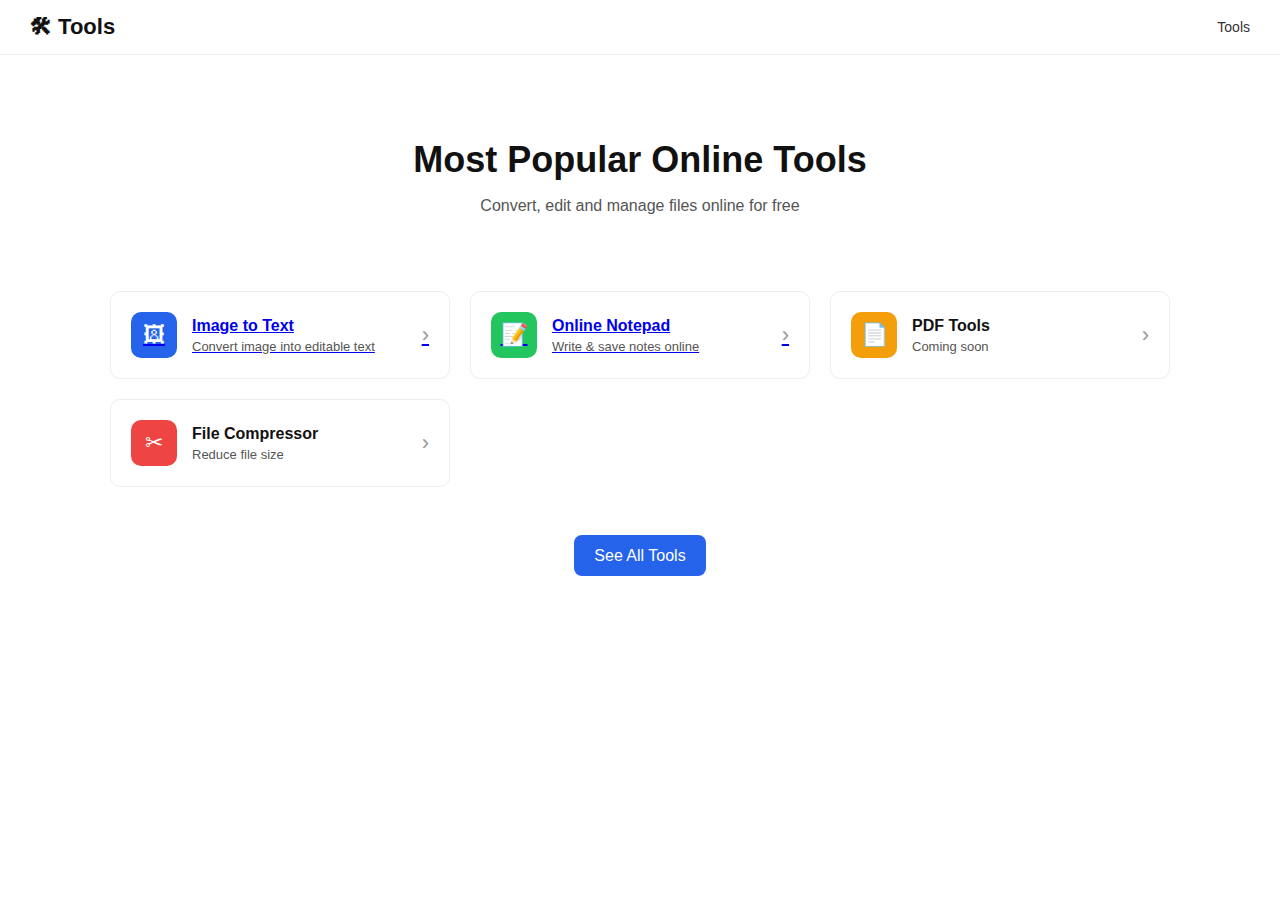
<file: index.html>
<!DOCTYPE html>
<html lang="en">
<head>
<meta charset="UTF-8">
<title>Free Online Tools</title>
<meta name="viewport" content="width=device-width, initial-scale=1.0">

<style>
*{
  box-sizing:border-box;
}
body{
  margin:0;
  font-family: Inter, Arial, sans-serif;
  background:#ffffff;
  color:#111;
}

/* HEADER */
header{
  display:flex;
  align-items:center;
  justify-content:space-between;
  padding:14px 30px;
  border-bottom:1px solid #eee;
}
.logo{
  font-size:22px;
  font-weight:700;
}
nav a{
  margin-left:20px;
  text-decoration:none;
  color:#333;
  font-size:14px;
}
.btn{
  background:#2563eb;
  color:#fff;
  padding:8px 14px;
  border-radius:6px;
}

/* HERO */
.hero{
  text-align:center;
  padding:60px 20px 30px;
}
.hero h1{
  font-size:36px;
  margin-bottom:10px;
}
.hero p{
  color:#555;
}

/* TOOLS GRID */
.tools{
  max-width:1100px;
  margin:0 auto;
  padding:30px 20px 60px;
  display:grid;
  grid-template-columns:repeat(auto-fit,minmax(280px,1fr));
  gap:20px;
}

.card{
  border:1px solid #eee;
  border-radius:10px;
  padding:20px;
  display:flex;
  align-items:center;
  justify-content:space-between;
  transition:0.2s;
}
.card:hover{
  box-shadow:0 6px 20px rgba(0,0,0,.08);
}
.card-left{
  display:flex;
  gap:15px;
  align-items:center;
}
.icon{
  width:46px;
  height:46px;
  border-radius:10px;
  display:flex;
  align-items:center;
  justify-content:center;
  font-size:22px;
  color:#fff;
}
.blue{background:#2563eb;}
.green{background:#22c55e;}
.orange{background:#f59e0b;}
.red{background:#ef4444;}

.card h3{
  margin:0;
  font-size:16px;
}
.card p{
  margin:4px 0 0;
  font-size:13px;
  color:#555;
}
.arrow{
  font-size:22px;
  color:#999;
}

/* BUTTON */
.center{
  text-align:center;
  margin-bottom:60px;
}
.center a{
  background:#2563eb;
  color:#fff;
  padding:12px 20px;
  border-radius:8px;
  text-decoration:none;
}
</style>
</head>

<body>

<header>
  <div class="logo">🛠 Tools</div>
  <nav>
    <a href="#">Tools</a>
  </nav>
</header>

<section class="hero">
  <h1>Most Popular Online Tools</h1>
  <p>Convert, edit and manage files online for free</p>
</section>

<section class="tools">

  <a class="card" href="image-to-text/">
    <div class="card-left">
      <div class="icon blue">🖼</div>
      <div>
        <h3>Image to Text</h3>
        <p>Convert image into editable text</p>
      </div>
    </div>
    <div class="arrow">›</div>
  </a>

  <a class="card" href="notepad/">
    <div class="card-left">
      <div class="icon green">📝</div>
      <div>
        <h3>Online Notepad</h3>
        <p>Write & save notes online</p>
      </div>
    </div>
    <div class="arrow">›</div>
  </a>

  <div class="card">
    <div class="card-left">
      <div class="icon orange">📄</div>
      <div>
        <h3>PDF Tools</h3>
        <p>Coming soon</p>
      </div>
    </div>
    <div class="arrow">›</div>
  </div>

  <div class="card">
    <div class="card-left">
      <div class="icon red">✂</div>
      <div>
        <h3>File Compressor</h3>
        <p>Reduce file size</p>
      </div>
    </div>
    <div class="arrow">›</div>
  </div>

</section>

<div class="center">
  <a href="#">See All Tools</a>
</div>

</body>
</html>
</file>
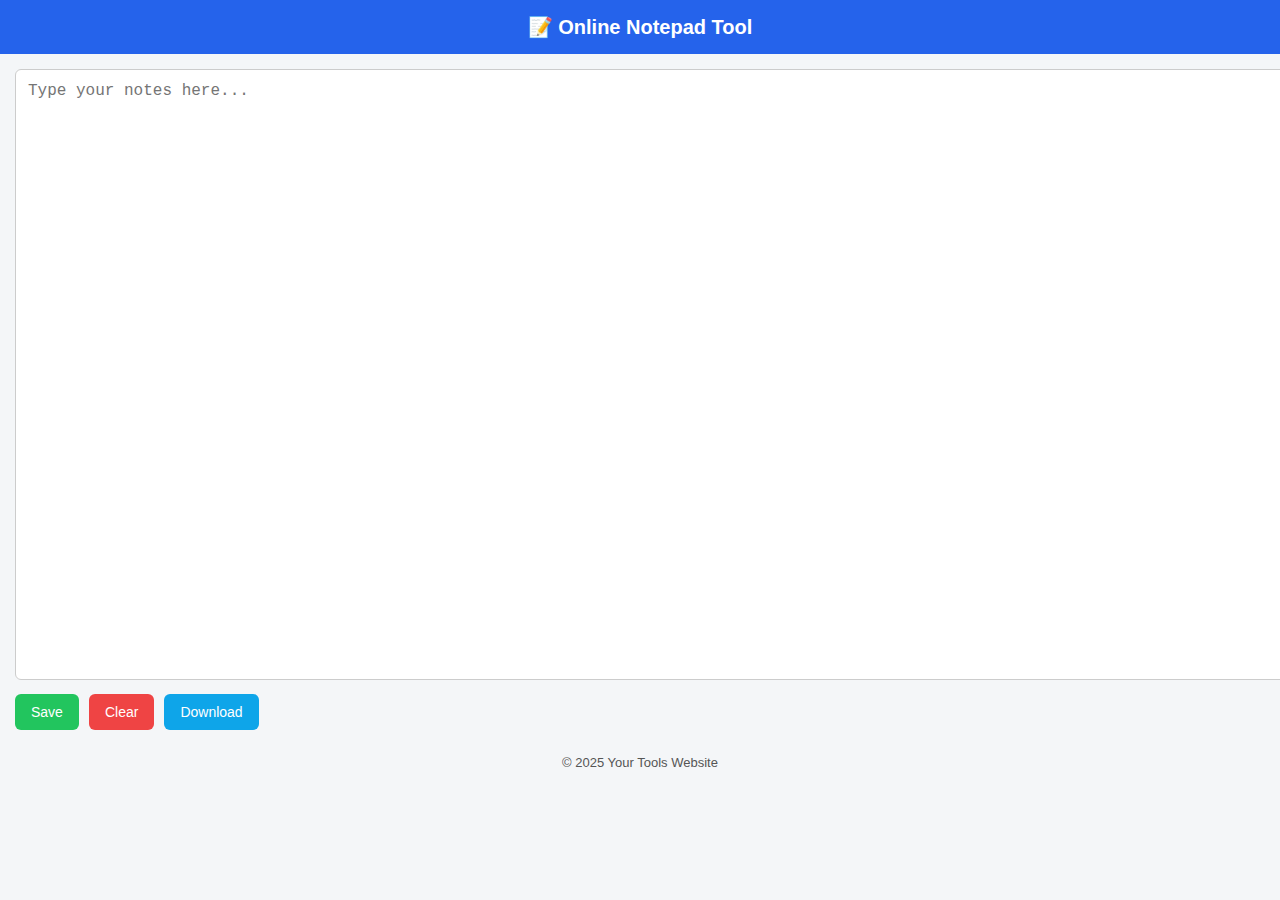
<file: notepad/index.html>
<!DOCTYPE html>
<html lang="en">
<head>
<meta charset="UTF-8">
<title>Online Notepad Tool</title>
<meta name="viewport" content="width=device-width, initial-scale=1.0">

<style>
    body {
        margin: 0;
        font-family: Arial, sans-serif;
        background: #f4f6f8;
    }

    header {
        background: #2563eb;
        color: white;
        padding: 15px;
        text-align: center;
        font-size: 20px;
        font-weight: bold;
    }

    .container {
        padding: 15px;
    }

    textarea {
        width: 100%;
        height: 65vh;
        padding: 12px;
        font-size: 16px;
        border-radius: 6px;
        border: 1px solid #ccc;
        resize: none;
        outline: none;
    }

    .buttons {
        margin-top: 10px;
        display: flex;
        gap: 10px;
        flex-wrap: wrap;
    }

    button {
        padding: 10px 16px;
        border: none;
        border-radius: 6px;
        cursor: pointer;
        font-size: 14px;
    }

    .save {
        background: #22c55e;
        color: white;
    }

    .clear {
        background: #ef4444;
        color: white;
    }

    .download {
        background: #0ea5e9;
        color: white;
    }

    footer {
        text-align: center;
        padding: 10px;
        font-size: 13px;
        color: #555;
    }
</style>
</head>

<body>

<header>📝 Online Notepad Tool</header>

<div class="container">
    <textarea id="note" placeholder="Type your notes here..."></textarea>

    <div class="buttons">
        <button class="save" onclick="saveNote()">Save</button>
        <button class="clear" onclick="clearNote()">Clear</button>
        <button class="download" onclick="downloadNote()">Download</button>
    </div>
</div>

<footer>
    © 2025 Your Tools Website
</footer>

<script>
    const note = document.getElementById("note");

    // Load saved text
    note.value = localStorage.getItem("notepad_text") || "";

    function saveNote() {
        localStorage.setItem("notepad_text", note.value);
        alert("Note Saved!");
    }

    function clearNote() {
        if (confirm("Clear all text?")) {
            note.value = "";
            localStorage.removeItem("notepad_text");
        }
    }

    function downloadNote() {
        const text = note.value;
        const blob = new Blob([text], { type: "text/plain" });
        const link = document.createElement("a");
        link.href = URL.createObjectURL(blob);
        link.download = "note.txt";
        link.click();
    }
</script>

</body>
</html>
</file>
